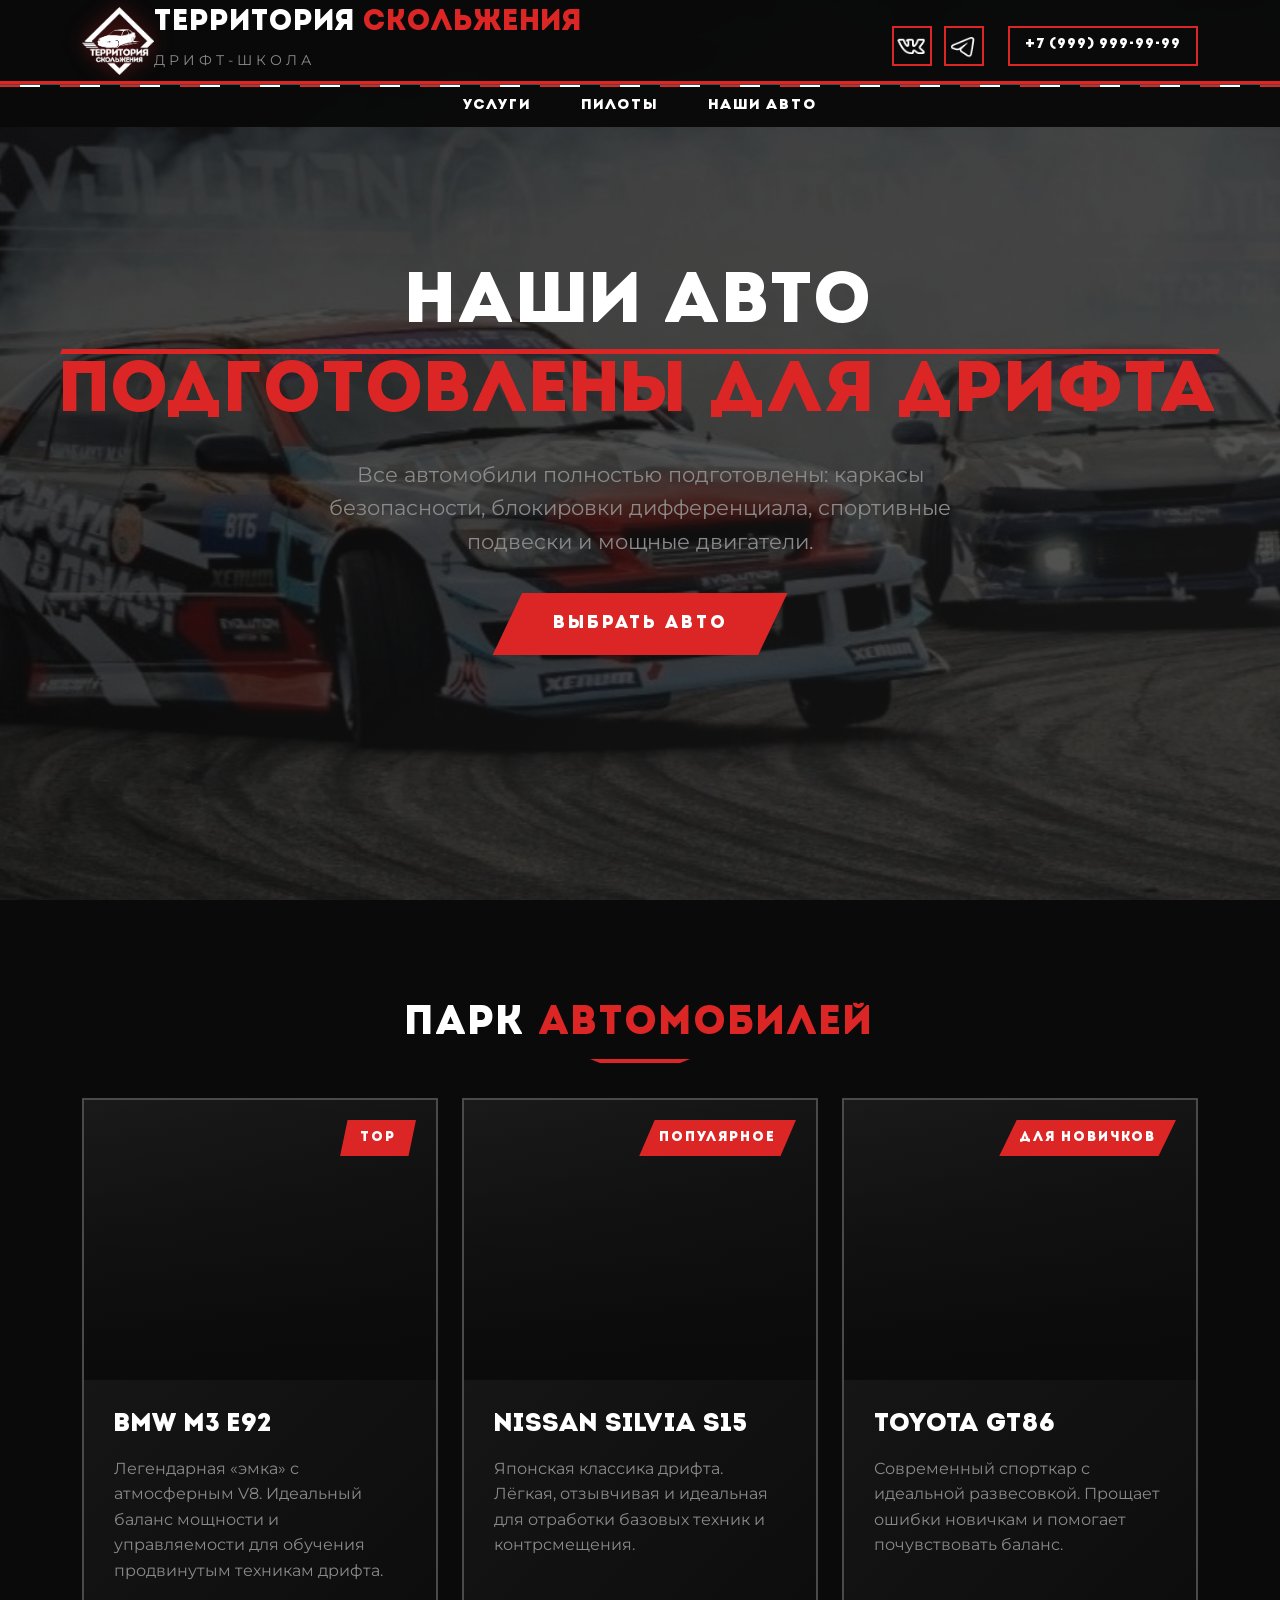
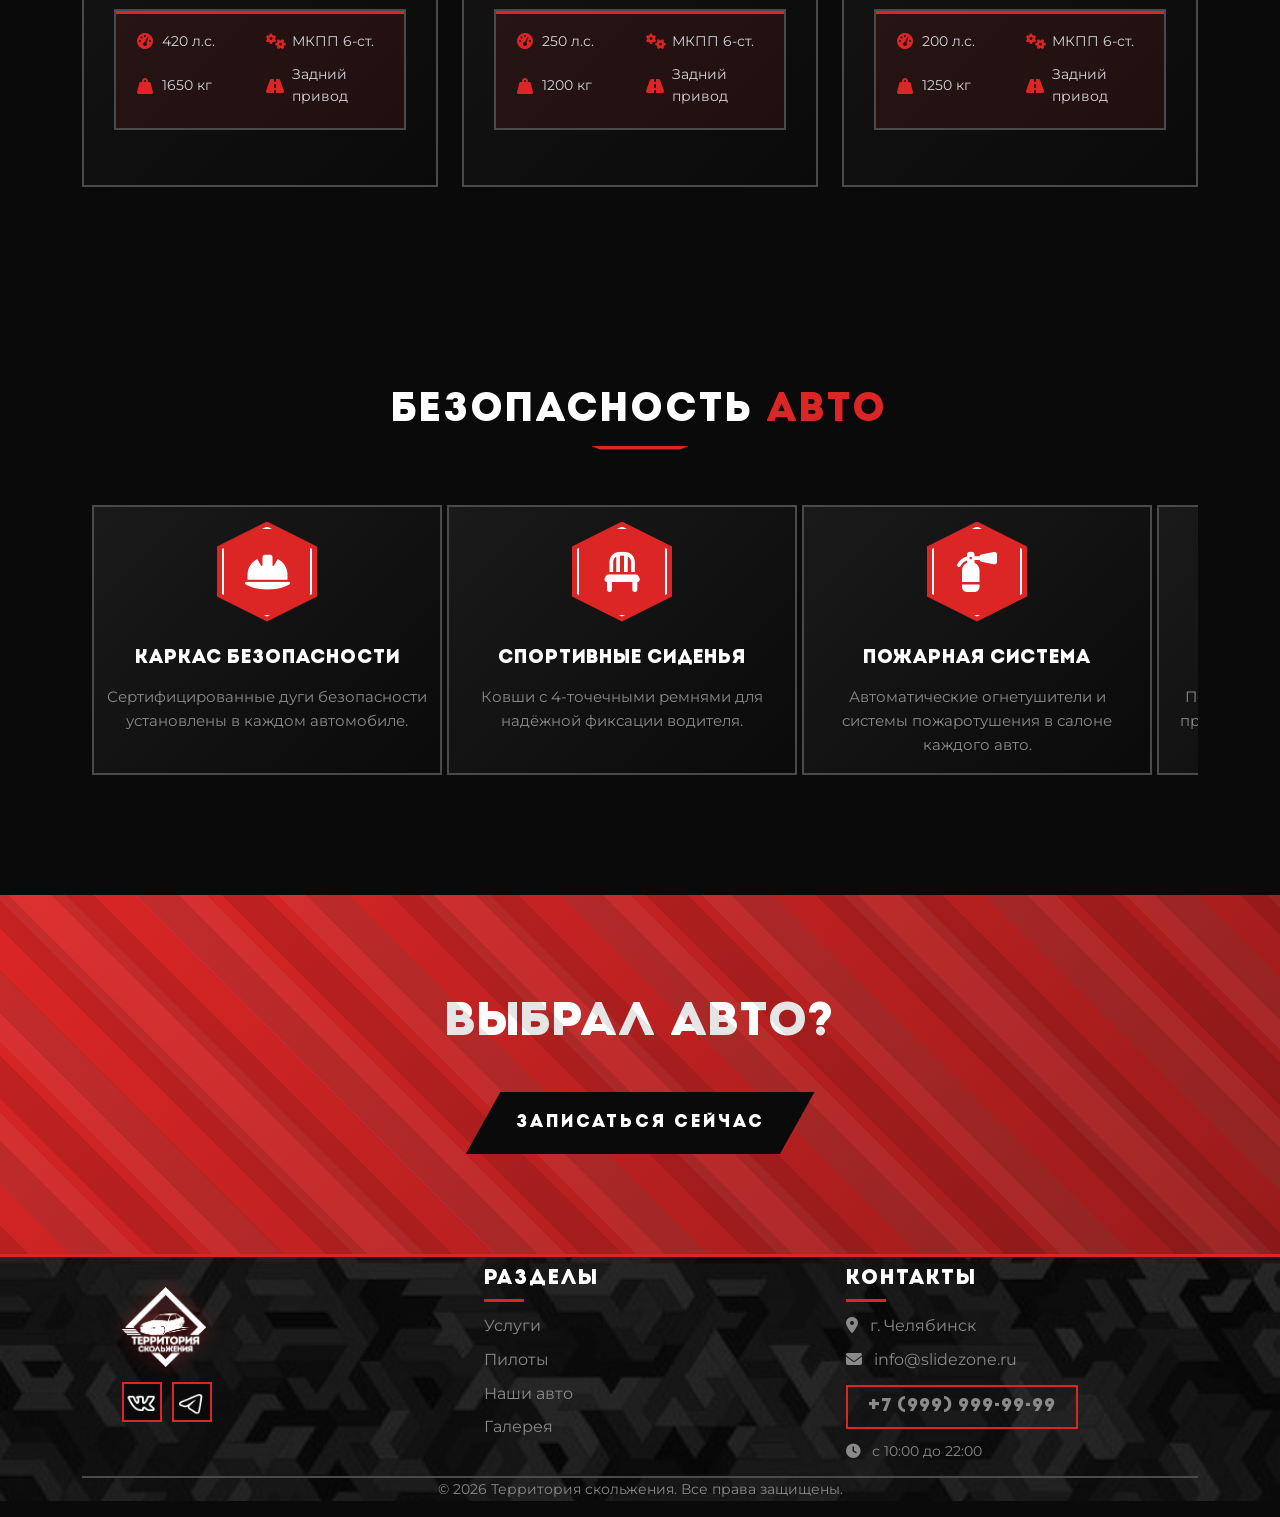
<file: cars.html>
<!-- cars.html -->
<!DOCTYPE html>
<html lang="ru">
  <head>
    <meta charset="utf-8" />
    <meta name="viewport" content="width=device-width, initial-scale=1" />
    <title>Наши авто — Территория скольжения</title>
    <link
      href="https://cdn.jsdelivr.net/npm/bootstrap@5.3.3/dist/css/bootstrap.min.css"
      rel="stylesheet"
    />
    <link
      rel="stylesheet"
      href="https://cdnjs.cloudflare.com/ajax/libs/font-awesome/6.4.0/css/all.min.css"
    />
    <link
      href="https://fonts.googleapis.com/css2?family=Montserrat:ital,wght@0,400;0,600;0,700;1,600&display=swap"
      rel="stylesheet"
    />
    <link rel="stylesheet" href="style.css" />
  </head>
  <body>
    <!-- NAVBAR WRAPPER -->
    <nav class="navbar-wrapper fixed-top">
      <div class="navbar-top-section" id="navbarTop">
        <div class="container">
          <div class="navbar-top">
            <a class="navbar-brand d-flex align-items-center" href="index.html">
              <img src="img/logo.png" alt="Logo" class="logo" />
              <div class="brand-text">
                Территория <span>скольжения</span> <br />
                <small>дрифт-школа</small>
              </div>
            </a>

            <div class="socials">
              <a
                href="https://vk.com/slidezone74"
                target="_blank"
                class="social-link"
                aria-label="VKontakte"
              >
                <img src="img/icons8-vk-50.png" class="soc" alt="VK" />
              </a>
              <a
                href="https://t.me/yourpage"
                target="_blank"
                class="social-link"
                aria-label="Telegram"
              >
                <img
                  src="img/icons8-телеграм-50.png"
                  class="soc"
                  alt="Telegram"
                />
              </a>
              <a href="tel:+79999999999" class="nav-phone header-phone"
                >+7 (999) 999-99-99</a
              >
            </div>
          </div>
        </div>
      </div>

      <div class="navbar-bottom-section" id="navbarBottom">
        <div class="container">
          <ul class="nav-bottom-list">
            <li class="nav-bottom-item">
              <a href="/services.html" class="nav-bottom-link">УСЛУГИ</a>
            </li>
            <li class="nav-bottom-item">
              <a href="#pilots" class="nav-bottom-link">ПИЛОТЫ</a>
            </li>
            <li class="nav-bottom-item">
              <a href="/cars.html" class="nav-bottom-link">НАШИ АВТО</a>
            </li>
          </ul>
        </div>
      </div>
    </nav>

    <!-- HERO SECTION -->
    <section class="hero">
      <div class="hero-content">
        <h1 class="hero-title">
          <span class="line-1">НАШИ АВТО</span>
          <span class="line-2">ПОДГОТОВЛЕНЫ ДЛЯ ДРИФТА</span>
        </h1>
        <p class="hero-subtitle">
          Все автомобили полностью подготовлены: каркасы безопасности,
          блокировки дифференциала, спортивные подвески и мощные двигатели.
        </p>
        <a href="#cars-list" class="btn-hero">Выбрать авто</a>
      </div>
    </section>

    <!-- CARS SECTION -->
    <section id="cars-list" class="section cars-section">
      <div class="container">
        <h2 class="section-title">ПАРК <span>АВТОМОБИЛЕЙ</span></h2>

        <div class="row g-4 justify-content-center">
          <div class="col-lg-4 col-md-6 col-sm-12">
            <div class="car-card">
              <div
                class="car-image"
                style="
                  background-image: url('https://images.unsplash.com/photo-1617788138017-80ad40651399?w=800&q=80');">
                <span class="car-badge">TOP</span>
              </div>
              <div class="car-body">
                <h3 class="car-title">BMW M3 E92</h3>
                <p class="car-description">
                  Легендарная «эмка» с атмосферным V8. Идеальный баланс мощности
                  и управляемости для обучения продвинутым техникам дрифта.
                </p>

                <div class="car-specs">
                  <div class="spec-item">
                    <i class="fas fa-tachometer-alt"></i>
                    <span>420 л.с.</span>
                  </div>
                  <div class="spec-item">
                    <i class="fas fa-cogs"></i>
                    <span>МКПП 6-ст.</span>
                  </div>
                  <div class="spec-item">
                    <i class="fas fa-weight-hanging"></i>
                    <span>1650 кг</span>
                  </div>
                  <div class="spec-item">
                    <i class="fas fa-road"></i>
                    <span>Задний привод</span>
                  </div>
                </div>
              </div>
            </div>
          </div>

          <div class="col-lg-4 col-md-6 col-sm-12">
            <div class="car-card">
              <div
                class="car-image"
                style="
                  background-image: url('https://images.unsplash.com/photo-1626846431159-9c6df5d8c8b2?w=800&q=80');">
                <span class="car-badge">ПОПУЛЯРНОЕ</span>
              </div>
              <div class="car-body">
                <h3 class="car-title">Nissan Silvia S15</h3>
                <p class="car-description">
                  Японская классика дрифта. Лёгкая, отзывчивая и идеальная для
                  отработки базовых техник и контрсмещения.
                </p>

                <div class="car-specs">
                  <div class="spec-item">
                    <i class="fas fa-tachometer-alt"></i>
                    <span>250 л.с.</span>
                  </div>
                  <div class="spec-item">
                    <i class="fas fa-cogs"></i>
                    <span>МКПП 6-ст.</span>
                  </div>
                  <div class="spec-item">
                    <i class="fas fa-weight-hanging"></i>
                    <span>1200 кг</span>
                  </div>
                  <div class="spec-item">
                    <i class="fas fa-road"></i>
                    <span>Задний привод</span>
                  </div>
                </div>
              </div>
            </div>
          </div>

          <div class="col-lg-4 col-md-6 col-sm-12">
            <div class="car-card">
              <div
                class="car-image"
                style="
                  background-image: url('https://images.unsplash.com/photo-1606344468650-54ba89c3f9d3?w=800&q=80');">
                <span class="car-badge">ДЛЯ НОВИЧКОВ</span>
              </div>
              <div class="car-body">
                <h3 class="car-title">Toyota GT86</h3>
                <p class="car-description">
                  Современный спорткар с идеальной развесовкой. Прощает ошибки
                  новичкам и помогает почувствовать баланс.
                </p>

                <div class="car-specs">
                  <div class="spec-item">
                    <i class="fas fa-tachometer-alt"></i>
                    <span>200 л.с.</span>
                  </div>
                  <div class="spec-item">
                    <i class="fas fa-cogs"></i>
                    <span>МКПП 6-ст.</span>
                  </div>
                  <div class="spec-item">
                    <i class="fas fa-weight-hanging"></i>
                    <span>1250 кг</span>
                  </div>
                  <div class="spec-item">
                    <i class="fas fa-road"></i>
                    <span>Задний привод</span>
                  </div>
                </div>
              </div>
            </div>
          </div>
        </div>
      </div>
    </section>

    <!-- SAFETY INFO -->
    <section class="section features-section">
      <div class="container">
        <h2 class="section-title">БЕЗОПАСНОСТЬ <span>АВТО</span></h2>
        
        <div class="horizontal-scroll-section">
          <div class="horizontal-scroll-wrapper">
            
            <div class="scroll-card">
              <div class="feature-item">
                <div class="feature-icon">
                  <i class="fas fa-hard-hat"></i>
                </div>
                <h3 class="feature-title">КАРКАС БЕЗОПАСНОСТИ</h3>
                <p class="feature-text">Сертифицированные дуги безопасности установлены в каждом автомобиле.</p>
              </div>
            </div>
    
            <div class="scroll-card">
              <div class="feature-item">
                <div class="feature-icon">
                  <i class="fas fa-chair"></i>
                </div>
                <h3 class="feature-title">СПОРТИВНЫЕ СИДЕНЬЯ</h3>
                <p class="feature-text">Ковши с 4-точечными ремнями для надёжной фиксации водителя.</p>
              </div>
            </div>
    
            <div class="scroll-card">
              <div class="feature-item">
                <div class="feature-icon">
                  <i class="fas fa-fire-extinguisher"></i>
                </div>
                <h3 class="feature-title">ПОЖАРНАЯ СИСТЕМА</h3>
                <p class="feature-text">Автоматические огнетушители и системы пожаротушения в салоне каждого авто.</p>
              </div>
            </div>
    
            <div class="scroll-card">
              <div class="feature-item">
                <div class="feature-icon">
                  <i class="fas fa-tools"></i>
                </div>
                <h3 class="feature-title">РЕГУЛЯРНОЕ ТО</h3>
                <p class="feature-text">Полное техническое обслуживание и проверка узлов после каждого заезда.</p>
              </div>
            </div>
    
          </div>
        </div>
      </div>
    </section>

    <!-- CTA SECTION -->
    <section class="cta">
      <div class="container">
        <h2>Выбрал авто?</h2>
        <a href="#offers" class="btn-cta">Записаться сейчас</a>
      </div>
    </section>

    <!-- FOOTER -->
    <footer>
      <div class="container">
        <div class="footer-content">
          <div class="footer-section">
            <img src="img/logo.png" alt="Логотип" class="footer-logo" />
            <div class="footer-socials">
              <a
                href="https://vk.com/slidezone74"
                target="_blank"
                class="social-link sl2"
                aria-label="VKontakte"
              >
                <img src="img/icons8-vk-50.png" class="soc sl2" />
              </a>
              <a
                href="https://t.me/yourpage"
                target="_blank"
                class="social-link sl2"
                aria-label="Telegram"
              >
                <img src="img/icons8-телеграм-50.png" class="soc sl2" />
              </a>
            </div>
          </div>

          <div class="footer-section">
            <h4>Разделы</h4>
            <p><a href="/services.html">Услуги</a></p>
            <p><a href="/index.html#pilots">Пилоты</a></p>
            <p><a href="/cars.html">Наши авто</a></p>
            <p><a href="#gallery">Галерея</a></p>
          </div>

          <div class="footer-section">
            <h4>Контакты</h4>
            <p><i class="fas fa-map-marker-alt me-2"></i> г. Челябинск</p>
            <p><i class="fas fa-envelope me-2"></i> info@slidezone.ru</p>
            <a href="tel:+79999999999" class="nav-phone footer-phone"
              >+7 (999) 999-99-99</a
            >
            <p class="clock">
              <i class="fas fa-clock me-2"></i> с 10:00 до 22:00
            </p>
          </div>
        </div>

        <div class="footer-bottom">
          <p>&copy; 2026 Территория скольжения. Все права защищены.</p>
        </div>
      </div>
    </footer>

    <script src="https://cdn.jsdelivr.net/npm/bootstrap@5.3.3/dist/js/bootstrap.bundle.min.js"></script>
    <script>
      let lastScroll = 0;
      const navbarTop = document.getElementById("navbarTop");

      window.addEventListener("scroll", () => {
        const currentScroll = window.pageYOffset;
        if (currentScroll > 100 && currentScroll > lastScroll) {
          navbarTop.classList.add("hidden");
        } else {
          navbarTop.classList.remove("hidden");
        }
        lastScroll = currentScroll;
      });

      document.querySelectorAll('a[href^="#"]').forEach((anchor) => {
        anchor.addEventListener("click", function (e) {
          e.preventDefault();
          const target = document.querySelector(this.getAttribute("href"));
          if (target) {
            target.scrollIntoView({ behavior: "smooth", block: "start" });
          }
        });
      });
    </script>
  </body>
</html>
</file>
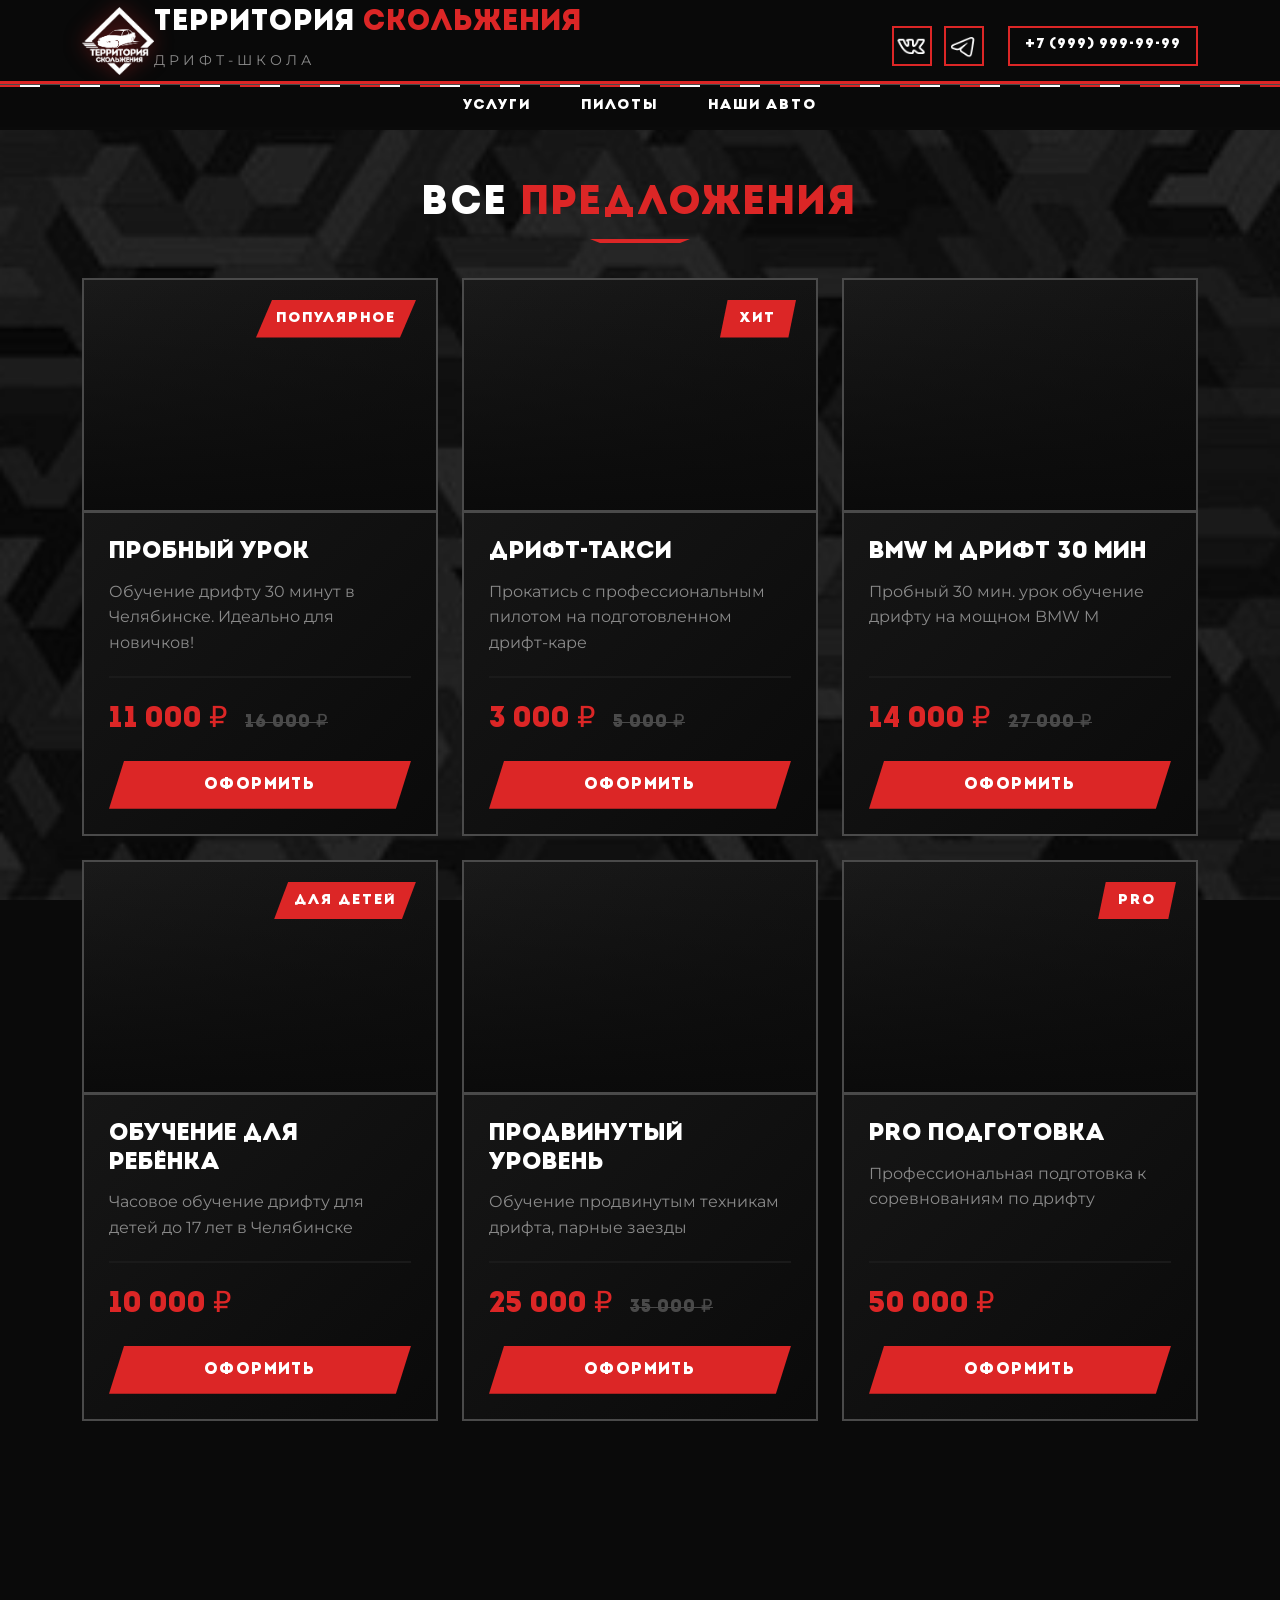
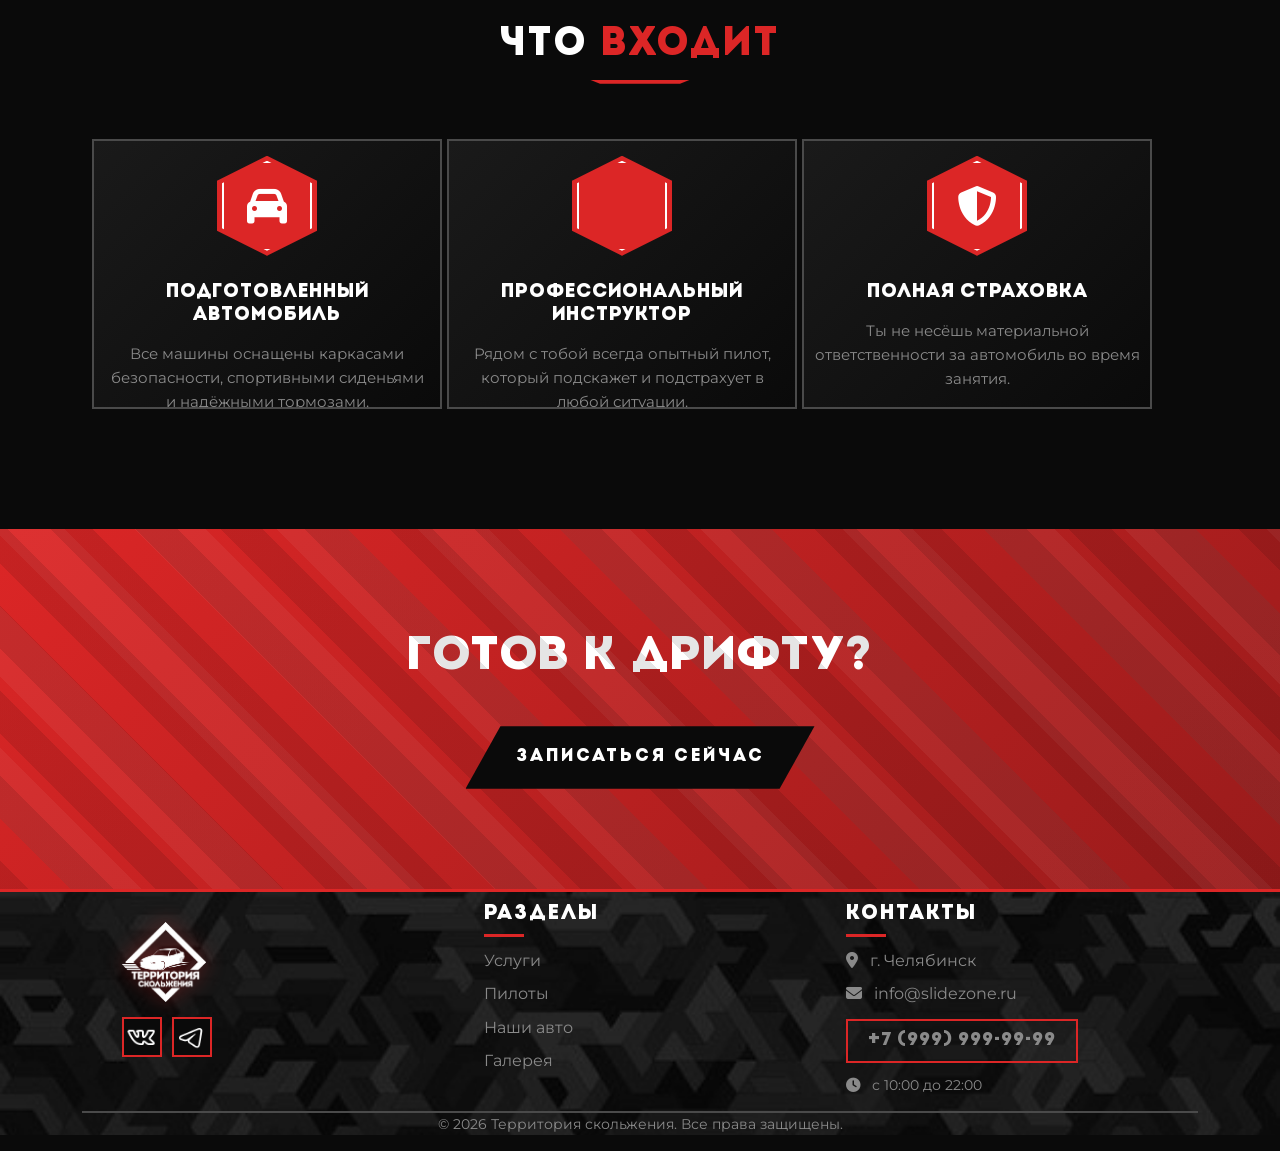
<file: services.html>
<!-- services.html -->
<!DOCTYPE html>
<html lang="ru">
  <head>
    <meta charset="utf-8" />
    <meta name="viewport" content="width=device-width, initial-scale=1" />
    <title>Услуги — Территория скольжения</title>
    <link
      href="https://cdn.jsdelivr.net/npm/bootstrap@5.3.3/dist/css/bootstrap.min.css"
      rel="stylesheet"
    />
    <link
      rel="stylesheet"
      href="https://cdnjs.cloudflare.com/ajax/libs/font-awesome/6.4.0/css/all.min.css"
    />
    <link
      href="https://fonts.googleapis.com/css2?family=Montserrat:ital,wght@0,400;0,600;0,700;1,600&display=swap"
      rel="stylesheet"
    />
    <link rel="stylesheet" href="style.css" />
  </head>
  <body>
    <!-- NAVBAR WRAPPER -->
    <nav class="navbar-wrapper fixed-top">
      <div class="navbar-top-section" id="navbarTop">
        <div class="container">
          <div class="navbar-top">
            <a class="navbar-brand d-flex align-items-center" href="index.html">
              <img src="img/logo.png" alt="Logo" class="logo" />
              <div class="brand-text">
                Территория <span>скольжения</span> <br />
                <small>дрифт-школа</small>
              </div>
            </a>

            <div class="socials">
              <a
                href="https://vk.com/slidezone74"
                target="_blank"
                class="social-link"
                aria-label="VKontakte"
              >
                <img src="img/icons8-vk-50.png" class="soc" alt="VK" />
              </a>
              <a
                href="https://t.me/yourpage"
                target="_blank"
                class="social-link"
                aria-label="Telegram"
              >
                <img
                  src="img/icons8-телеграм-50.png"
                  class="soc"
                  alt="Telegram"
                />
              </a>
              <a href="tel:+79999999999" class="nav-phone header-phone"
                >+7 (999) 999-99-99</a
              >
            </div>
          </div>
        </div>
      </div>

      <div class="navbar-bottom-section" id="navbarBottom">
        <div class="container">
          <ul class="nav-bottom-list">
            <li class="nav-bottom-item">
              <a href="/services.html" class="nav-bottom-link">УСЛУГИ</a>
            </li>
            <li class="nav-bottom-item">
              <a href="#pilots" class="nav-bottom-link">ПИЛОТЫ</a>
            </li>
            <li class="nav-bottom-item">
              <a href="/cars.html" class="nav-bottom-link">НАШИ АВТО</a>
            </li>
          </ul>
        </div>
      </div>
    </nav>
    <!-- SERVICES CARDS -->
    <section id="services" class="section offers-section">
      <div class="container">
        <h2 class="section-title title2">ВСЕ <span>ПРЕДЛОЖЕНИЯ</span></h2>

        <div class="row g-4">
          <div class="col-lg-4 col-md-6">
            <div class="offer-card">
              <div
                class="offer-image"
                style="
                  background-image: url('https://images.unsplash.com/photo-1611016736463-136487a1da2f?w=800&q=80');">
                <span class="offer-badge">ПОПУЛЯРНОЕ</span>
              </div>
              <div class="offer-body">
                <h3 class="offer-title">Пробный урок</h3>
                <p class="offer-description">
                  Обучение дрифту 30 минут в Челябинске. Идеально для новичков!
                </p>
                <div class="offer-footer">
                  <div class="offer-price">
                    11 000 ₽
                    <span class="old-price">16 000 ₽</span>
                  </div>
                  <button class="btn-offer">Оформить</button>
                </div>
              </div>
            </div>
          </div>

          <div class="col-lg-4 col-md-6">
            <div class="offer-card">
              <div
                class="offer-image"
                style="
                  background-image: url('https://images.unsplash.com/photo-1568605117036-5fe5e7bab0b7?w=800&q=80');">
                <span class="offer-badge">ХИТ</span>
              </div>
              <div class="offer-body">
                <h3 class="offer-title">Дрифт-такси</h3>
                <p class="offer-description">
                  Прокатись с профессиональным пилотом на подготовленном
                  дрифт-каре</p>
                <div class="offer-footer">
                  <div class="offer-price">
                    3 000 ₽
                    <span class="old-price">5 000 ₽</span>
                  </div>
                  <button class="btn-offer">Оформить</button>
                </div>
              </div>
            </div>
          </div>

          <div class="col-lg-4 col-md-6">
            <div class="offer-card">
              <div
                class="offer-image"
                style="
                  background-image: url('https://images.unsplash.com/photo-1492144534655-ae79c964c9d7?w=800&q=80');">
              </div>
              <div class="offer-body">
                <h3 class="offer-title">BMW M Дрифт 30 мин</h3>
                <p class="offer-description">
                  Пробный 30 мин. урок обучение дрифту на мощном BMW M
                </p>
                <div class="offer-footer">
                  <div class="offer-price">
                    14 000 ₽
                    <span class="old-price">27 000 ₽</span>
                  </div>
                  <button class="btn-offer">Оформить</button>
                </div>
              </div>
            </div>
          </div>

          <div class="col-lg-4 col-md-6">
            <div class="offer-card">
              <div
                class="offer-image"
                style="
                  background-image: url('https://images.unsplash.com/photo-1503376780353-7e6692767b70?w=800&q=80');">
                <span class="offer-badge">ДЛЯ ДЕТЕЙ</span>
              </div>
              <div class="offer-body">
                <h3 class="offer-title">Обучение для ребёнка</h3>
                <p class="offer-description">
                  Часовое обучение дрифту для детей до 17 лет в Челябинске
                </p>
                <div class="offer-footer">
                  <div class="offer-price">10 000 ₽</div>
                  <button class="btn-offer">Оформить</button>
                </div>
              </div>
            </div>
          </div>

          <div class="col-lg-4 col-md-6">
            <div class="offer-card">
              <div
                class="offer-image"
                style="
                  background-image: url('https://images.unsplash.com/photo-1552519507-da3b142c6e3d?w=800&q=80');">
            </div>
              <div class="offer-body">
                <h3 class="offer-title">Продвинутый уровень</h3>
                <p class="offer-description">
                  Обучение продвинутым техникам дрифта, парные заезды
                </p>
                <div class="offer-footer">
                  <div class="offer-price">
                    25 000 ₽
                    <span class="old-price">35 000 ₽</span>
                  </div>
                  <button class="btn-offer">Оформить</button>
                </div>
              </div>
            </div>
          </div>

          <div class="col-lg-4 col-md-6">
            <div class="offer-card">
              <div
                class="offer-image"
                style="
                  background-image: url('https://images.unsplash.com/photo-1618843479313-40f8afb4aa48?w=800&q=80');">
                <span class="offer-badge">PRO</span>
              </div>
              <div class="offer-body">
                <h3 class="offer-title">PRO подготовка</h3>
                <p class="offer-description">
                  Профессиональная подготовка к соревнованиям по дрифту
                </p>
                <div class="offer-footer">
                  <div class="offer-price">50 000 ₽</div>
                  <button class="btn-offer">Оформить</button>
                </div>
              </div>
            </div>
          </div>
        </div>
      </div>
    </section>

    <!-- FEATURES SECTION -->
    <section class="section features-section">
      <div class="container">
        <h2 class="section-title">ЧТО <span>ВХОДИТ</span></h2>
        
        <div class="horizontal-scroll-section">
          <div class="horizontal-scroll-wrapper">
            
            <div class="scroll-card">
              <div class="feature-item">
                <div class="feature-icon">
                  <i class="fas fa-car"></i>
                </div>
                <h3 class="feature-title">ПОДГОТОВЛЕННЫЙ АВТОМОБИЛЬ</h3>
                <p class="feature-text">Все машины оснащены каркасами безопасности, спортивными сиденьями и надёжными тормозами.</p>
              </div>
            </div>
    
            <div class="scroll-card">
              <div class="feature-item">
                <div class="feature-icon">
                  <i class="fas fa-user-instructor"></i>
                </div>
                <h3 class="feature-title">ПРОФЕССИОНАЛЬНЫЙ ИНСТРУКТОР</h3>
                <p class="feature-text">Рядом с тобой всегда опытный пилот, который подскажет и подстрахует в любой ситуации.</p>
              </div>
            </div>
    
            <div class="scroll-card">
              <div class="feature-item">
                <div class="feature-icon">
                  <i class="fas fa-shield-alt"></i>
                </div>
                <h3 class="feature-title">ПОЛНАЯ СТРАХОВКА</h3>
                <p class="feature-text">Ты не несёшь материальной ответственности за автомобиль во время занятия.</p>
              </div>
            </div>
    
          </div>
        </div>
      </div>
    </section>

    <!-- CTA SECTION -->
    <section class="cta">
      <div class="container">
        <h2>Готов к дрифту?</h2>
        <a href="#offers" class="btn-cta">Записаться сейчас</a>
      </div>
    </section>

    <!-- FOOTER -->
    <footer>
      <div class="container">
        <div class="footer-content">
          <div class="footer-section">
            <img src="img/logo.png" alt="Логотип" class="footer-logo" />
            <div class="footer-socials">
              <a
                href="https://vk.com/slidezone74"
                target="_blank"
                class="social-link sl2"
                aria-label="VKontakte"
              >
                <img src="img/icons8-vk-50.png" class="soc sl2" />
              </a>
              <a
                href="https://t.me/yourpage"
                target="_blank"
                class="social-link sl2"
                aria-label="Telegram"
              >
                <img src="img/icons8-телеграм-50.png" class="soc sl2" />
              </a>
            </div>
          </div>

          <div class="footer-section">
            <h4>Разделы</h4>
            <p><a href="/services.html">Услуги</a></p>
            <p><a href="/index.html#pilots">Пилоты</a></p>
            <p><a href="/cars.html">Наши авто</a></p>
            <p><a href="#gallery">Галерея</a></p>
          </div>

          <div class="footer-section">
            <h4>Контакты</h4>
            <p><i class="fas fa-map-marker-alt me-2"></i> г. Челябинск</p>
            <p><i class="fas fa-envelope me-2"></i> info@slidezone.ru</p>
            <a href="tel:+79999999999" class="nav-phone footer-phone"
              >+7 (999) 999-99-99</a
            >
            <p class="clock">
              <i class="fas fa-clock me-2"></i> с 10:00 до 22:00
            </p>
          </div>
        </div>

        <div class="footer-bottom">
          <p>&copy; 2026 Территория скольжения. Все права защищены.</p>
        </div>
      </div>
    </footer>

    <script src="https://cdn.jsdelivr.net/npm/bootstrap@5.3.3/dist/js/bootstrap.bundle.min.js"></script>
    <script>
      let lastScroll = 0;
      const navbarTop = document.getElementById("navbarTop");

      window.addEventListener("scroll", () => {
        const currentScroll = window.pageYOffset;
        if (currentScroll > 100 && currentScroll > lastScroll) {
          navbarTop.classList.add("hidden");
        } else {
          navbarTop.classList.remove("hidden");
        }
        lastScroll = currentScroll;
      });

      document.querySelectorAll('a[href^="#"]').forEach((anchor) => {
        anchor.addEventListener("click", function (e) {
          e.preventDefault();
          const target = document.querySelector(this.getAttribute("href"));
          if (target) {
            target.scrollIntoView({ behavior: "smooth", block: "start" });
          }
        });
      });
    </script>
  </body>
</html>
</file>
<file: style.css>
@font-face {
  font-family: 'Intro Friday';
  src: url('fonts/IntroFriday.ttf') format('truetype');
  font-weight: 400;
  font-style: normal;
  font-display: swap;
}

* {
  margin: 0;
  padding: 0;
  box-sizing: border-box;
}

html {
  scroll-behavior: smooth;
}

body {
  font-family: 'Montserrat', sans-serif;
  background: #0a0a0a;
  color: #fff;
  overflow-x: hidden;
  padding-top: 130px;
}

:root {
  --primary-red: #dc2626;
  --bright-red: #ef4444;
  --dark-red: #991b1b;
  --black: #0a0a0a;
  --dark-gray: #1a1a1a;
  --medium-gray: #4a4a4a;
  --light-gray: #8a8a8a;
  --white: #ffffff;
  --silver: #d1d5db;
  
  --font-main: 'Montserrat', sans-serif;
  --font-accent: 'Intro Friday', sans-serif;
}

/* --- NAVBAR WRAPPER --- */
.navbar-wrapper {
  z-index: 1000;
}

/* --- TOP NAVBAR --- */
.navbar-top-section {
  background: rgba(10, 10, 10, 0.98);
  backdrop-filter: blur(10px);
  padding: 6px 0;
  border-bottom: 3px solid var(--primary-red);
  transition: all 0.7s ease; 
  overflow: hidden;
  max-height: 100px; 
  opacity: 1;
  position: relative;
}

.navbar-top-section::after {
  content: '';
  position: absolute;
  bottom: -3px;
  left: 0;
  width: 100%;
  height: 3px;
}

.navbar-top-section.hidden {
  max-height: 0;
  opacity: 0;
  padding: 0 !important;
  border: none;
}

.navbar-top {
  display: flex;
  justify-content: space-between;
  align-items: center;
}

.logo {
  height: 68px;
  filter: drop-shadow(0 0 10px rgba(220, 38, 38, 0.5));
}

.navbar-brand {
  font-family: var(--font-accent);
  font-size: 1.8rem;
  line-height: 1.2;
  color: #fff !important;
  text-decoration: none;
  font-weight: 400;
  text-transform: uppercase;
  letter-spacing: 2px;
}

.navbar-brand:hover { opacity: 0.9; }
.navbar-brand span { 
  font-style: normal;
  font-weight: 400;
  color: var(--primary-red);
}
.navbar-brand small { 
  font-size: 0.9rem; 
  letter-spacing: 4px; 
  color: var(--light-gray);
  text-transform: uppercase;
  font-family: var(--font-main);
}

/* --- BOTTOM NAVBAR --- */
.navbar-bottom-section {
  background: rgba(10, 10, 10, 0.98);
  backdrop-filter: blur(10px);
  border-top: 1px solid var(--medium-gray);
  padding: 5px 0;
  transition: all 0.4s ease;
  position: relative;
}

.navbar-bottom-section::before {
  content: '';
  position: absolute;
  top: 0;
  left: 0;
  width: 100%;
  height: 2px;
  background: repeating-linear-gradient(
    90deg,
    var(--primary-red),
    var(--primary-red) 20px,
    var(--white) 20px,
    var(--white) 40px,
    var(--black) 40px,
    var(--black) 60px
  );
}

.navbar-top-section.hidden + .navbar-bottom-section {
  padding: 10px 0;
  box-shadow: 0 2px 20px rgba(0, 0, 0, 0.8);
}

.nav-bottom-list {
  display: flex;
  gap: 50px;
  list-style: none;
  margin: 0;
  padding: 0;
  justify-content: center;
}

.nav-bottom-link {
  font-family: var(--font-accent);
  color: #fff;
  text-decoration: none;
  font-size: 0.9rem;
  font-weight: 400;
  letter-spacing: 2px;
  padding: 5px 0;
  display: inline-block;
  transition: all 0.3s ease;
  position: relative;
  text-transform: uppercase;
}

.nav-bottom-link::after {
  content: '';
  position: absolute;
  bottom: 0;
  left: 0;
  width: 0;
  height: 3px;
  background: var(--primary-red);
  transition: width 0.3s ease;
}

.nav-bottom-link:hover { 
  color: var(--primary-red); 
  transform: translateY(-2px); 
}
.nav-bottom-link:hover::after { 
  width: 100%; 
}
.nav-bottom-link:focus { 
  outline: none; 
  color: var(--bright-red); 
}

/* --- SOCIALS --- */
.socials { display: flex; gap: 12px; }
.social-link {
  display: inline-flex;
  align-items: center;
  justify-content: center;
  margin-top: 10px;
  width: 40px;
  height: 40px;
  border-radius: 0;
  background: var(--black);
  border: 2px solid var(--primary-red);
  transition: all 0.3s ease;
  position: relative;
  overflow: hidden;
}

.social-link::before {
  content: '';
  position: absolute;
  top: 0;
  left: -100%;
  width: 100%;
  height: 100%;
  background: var(--primary-red);
  transition: left 0.3s ease;
  z-index: 0;
}

.social-link:hover::before {
  left: 0;
}

.soc {
  height: 35px;
  width: auto;
  filter: brightness(0) invert(1);
  transition: all 0.3s ease;
  position: relative;
  z-index: 1;
}

.social-link:hover {
  border-color: var(--white);
  transform: translateY(-3px) scale(1.1);
  box-shadow: 0 5px 20px rgba(220, 38, 38, 0.6);
}

.social-link:hover .soc {
  filter: brightness(0) invert(1);
}

.nav-phone { 
  font-family: var(--font-accent);
  display: inline-flex;
  align-items: center;
  justify-content: center;
  height: 40px;
  padding: 0 15px;
  margin: 0;
  margin-left: 12px;
  background: transparent;
  border: 2px solid var(--primary-red);
  border-radius: 0; 
  color: var(--white); 
  font-size: 0.85rem;
  font-weight: 400;
  text-transform: uppercase;
  letter-spacing: 1px;
  text-decoration: none;
  position: relative;
  overflow: hidden;
  transition: all 0.3s ease;
  z-index: 1; 
}

.nav-phone::before {
  content: '';
  position: absolute;
  top: 0;
  left: -100%;
  width: 100%;
  height: 100%;
  background: var(--primary-red);
  transition: left 0.3s ease;
  z-index: -10;
}

.nav-phone:hover::before {
  left: 0;
}

.nav-phone:hover { 
  color: var(--white) !important;
  border-color: var(--white); 
  transform: translateY(-3px) scale(1.05);
  box-shadow: 0 5px 20px rgba(220, 38, 38, 0.6);
}

.header-phone {
  margin-top: 10px;
}

/* --- HERO --- */
.hero {
  min-height: 100vh;
  display: flex;
  align-items: center;
  justify-content: center;
  position: relative;
  background: linear-gradient(135deg, #0a0a0a 0%, #1a1a1a 50%, #2a2a2a 100%);
  overflow: hidden;
  margin-top: -130px; /* Компенсация padding-top body */
  padding-top: 130px; /* Отступ сверху чтобы не перекрывался navbar */
}

.hero::before {
  content: '';
  position: absolute;
  top: 0; left: 0; right: 0; bottom: 0;
  background: url('img/baner.jpg') center/cover;
  opacity: 0.4;
  z-index: 0;
}

.hero::after {
  content: '';
  position: absolute;
  top: 0; left: 0; right: 0; bottom: 0;
  background: rgba(10, 10, 10, 0.3);
  z-index: 1;
  pointer-events: none;
}

.hero-content { 
  position: relative; 
  z-index: 2; 
  text-align: center; 
  padding: 80px 40px; 
}

.hero-title {
  font-family: var(--font-accent);
  font-size: 5rem;
  font-weight: 400;
  line-height: 1.1;
  margin-bottom: 25px;
  text-transform: uppercase;
  letter-spacing: 5px;
  animation: fadeInUp 1s ease;
  position: relative;
}

.hero-title .line-1 {
  display: block;
  color: var(--white);
  position: relative;
  margin-bottom: 10px;
} 

.hero-title .line-1::after {
  content: '';
  position: absolute;
  bottom: -10px;
  left: 0;
  width: 100%;
  height: 5px;
  background: var(--primary-red);
  transform: skewX(-20deg);
}

.hero-title .line-2 {
  display: block;
  color: var(--primary-red);
  font-style: normal;
  font-weight: 400;
}

.hero-subtitle {
  font-size: 1.3rem;
  color: var(--light-gray);
  margin-bottom: 35px;
  max-width: 700px;
  margin-left: auto;
  margin-right: auto;
  animation: fadeInUp 1s ease 0.2s backwards;
  line-height: 1.6;
}

.btn-hero {
  font-family: var(--font-accent);
  background: var(--primary-red);
  border: none;
  padding: 18px 60px;
  font-size: 1.1rem;
  font-weight: 400;
  letter-spacing: 3px;
  text-transform: uppercase;
  color: var(--white);
  border-radius: 0;
  transition: all 0.3s ease;
  animation: fadeInUp 1s ease 0.4s backwards;
  text-decoration: none;
  display: inline-block;
  margin-bottom: 110px;
  position: relative;
  clip-path: polygon(10% 0, 100% 0, 90% 100%, 0% 100%);
}

.btn-hero::before {
  content: '';
  position: absolute;
  top: 0;
  left: -100%;
  width: 100%;
  height: 100%;
  background: linear-gradient(90deg, transparent, rgba(255,255,255,0.3), transparent);
  transition: left 0.5s ease;
} 

.btn-hero:hover::before {
  left: 100%;
}

.btn-hero:hover { 
  transform: translateY(-5px) scale(1.05); 
  background: var(--bright-red);
}

@keyframes fadeInUp {
  from { opacity: 0; transform: translateY(30px); }
  to { opacity: 1; transform: translateY(0); }
}

/* --- SECTIONS --- */
.section { 
  padding: 100px 0; 
  position: relative; 
}

.section::before {
  display: none;
}

.section-title {
  font-family: var(--font-accent);
  font-size: 2.8rem;
  font-weight: 400;
  text-align: center;
  margin-bottom: 50px;
  text-transform: uppercase;
  letter-spacing: 4px;
  position: relative;
}

.section-title::after {
  content: '';
  position: absolute;
  bottom: -15px;
  left: 50%;
  transform: translateX(-50%);
  width: 100px;
  height: 4px;
  background: var(--primary-red);
  clip-path: polygon(0 0, 100% 0, 90% 100%, 10% 100%);
}

.title2 {
  margin-top: -50px;
}

.section-title span {
  color: var(--primary-red);
  position: relative;
}

/* --- SCROLL STRIP --- */
.scroll-strip-section { 
  background: var(--black); 
  padding: 60px 0; 
  overflow: hidden;
  border-top: 3px solid var(--primary-red);
  border-bottom: 3px solid var(--primary-red);
  position: relative;
}

.scroll-strip-section::before {
  content: '';
  position: absolute;
  top: 3px;
  left: 0;
  width: 100%;
  height: 2px;
  background: repeating-linear-gradient(
    90deg,
    var(--white),
    var(--white) 30px,
    var(--black) 30px,
    var(--black) 60px
  );
}

.scroll-strip-container { 
  max-width: 1200px; 
  margin: 0 auto; 
  position: relative; 
  padding: 0 30px; 
}

.scroll-strip-wrapper { 
  overflow: hidden; 
  border-radius: 0;
  background: var(--dark-gray);
  border: 2px solid var(--medium-gray);
  position: relative;
}

.scroll-strip { 
  display: flex; 
  animation: scrollLeft 30s linear infinite; 
  width: fit-content; 
}

.scroll-strip:hover { 
  animation-play-state: paused; 
}

.scroll-item {
  flex-shrink: 0;
  padding: 30px 50px;
  text-align: center;
  border-right: 2px solid var(--medium-gray);
  min-width: 400px;
  position: relative;
  background: linear-gradient(135deg, var(--dark-gray) 0%, var(--black) 100%);
}

.scroll-item:nth-child(even) {
  background: linear-gradient(135deg, var(--black) 0%, var(--dark-gray) 100%);
}

.scroll-item::before {
  content: '';
  position: absolute;
  top: 0;
  left: 0;
  width: 100%;
  height: 3px;
  background: var(--primary-red);
  transform: scaleX(0);
  transition: transform 0.3s ease;
}

.scroll-item:hover::before {
  transform: scaleX(1);
}

.scroll-item i { 
  font-size: 2.5rem; 
  color: var(--primary-red); 
  margin-bottom: 15px;
}

.scroll-item h4 { 
  font-family: var(--font-accent);
  font-size: 1.2rem; 
  margin-bottom: 10px; 
  color: var(--white);
  font-weight: 400;
  text-transform: uppercase;
  letter-spacing: 1px;
}

.scroll-item p { 
  color: var(--light-gray); 
  margin: 0; 
  font-size: 0.95rem; 
  line-height: 1.5;
}

@keyframes scrollLeft { 
  0% { transform: translateX(0); } 
  100% { transform: translateX(-50%); } 
}

/* --- HORIZONTAL SCROLL SECTIONS --- */
.horizontal-scroll-section {
  overflow: hidden;
  padding: 0;
}

.horizontal-scroll-wrapper {
  display: flex;
  gap: 5px;
  overflow-x: auto;
  scroll-behavior: smooth;
  -webkit-overflow-scrolling: touch;
  scrollbar-width: thin;
  scrollbar-color: var(--primary-red) var(--dark-gray);
  padding: 20px 10px;
}

.horizontal-scroll-wrapper::-webkit-scrollbar {
  height: 8px;
}

.horizontal-scroll-wrapper::-webkit-scrollbar-track {
  background: var(--dark-gray);
  border-radius: 0;
}

.horizontal-scroll-wrapper::-webkit-scrollbar-thumb {
  background: var(--primary-red);
  border-radius: 0;
}

.horizontal-scroll-wrapper::-webkit-scrollbar-thumb:hover {
  background: var(--bright-red);
}

.scroll-card {
  flex: 0 0 auto;
  width: 350px;
}

/* --- OFFERS --- */
.offers-section { 
  background: var(--black);
  background-image: url('img/pattern.jpg');
  background-size: cover;
  background-position: center;
  background-attachment: fixed;
}

.offer-card {
  background: linear-gradient(135deg, var(--dark-gray) 0%, var(--black) 100%);
  border-radius: 0;
  overflow: hidden;
  border: 2px solid var(--medium-gray);
  transition: all 0.3s ease;
  height: 100%;
  display: flex;
  flex-direction: column;
  position: relative;
}

.offer-card::before {
  content: '';
  position: absolute;
  top: 0;
  left: 0;
  width: 100%;
  height: 5px;
  background: var(--primary-red);
  transform: scaleX(0);
  transition: transform 0.3s ease;
}

.offer-card:hover::before {
  transform: scaleX(1);
}

.offer-card:hover { 
  transform: translateY(-15px); 
  border-color: var(--primary-red); 
  box-shadow: 
    0 20px 40px rgba(220, 38, 38, 0.3),
    0 0 0 1px var(--primary-red);
}

.offer-image {
  height: 230px; 
  background-size: cover; 
  background-position: center;
  position: relative; 
  overflow: hidden; 
  transition: transform 0.5s ease;
  flex-shrink: 0;
}

.offer-image::after {
  content: ''; 
  position: absolute; 
  top: 0; 
  left: 0; 
  right: 0; 
  bottom: 0;
  background: linear-gradient(to bottom, 
    transparent 0%, 
    rgba(10, 10, 10, 0.95) 100%);
}

.offer-image::before {
  display: none;
}

.offer-card:hover .offer-image::before {
  opacity: 1;
}

.offer-card:hover .offer-image { 
  transform: scale(1.1); 
}

.offer-badge {
  font-family: var(--font-accent);
  position: absolute; 
  top: 20px; 
  right: 20px;
  background: var(--primary-red);
  padding: 8px 20px; 
  border-radius: 0;
  font-weight: 400;
  font-size: 0.9rem; 
  z-index: 2;
  text-transform: uppercase;
  letter-spacing: 2px;
  clip-path: polygon(10% 0, 100% 0, 90% 100%, 0% 100%);
}

.offer-body { 
  padding: 25px; 
  position: relative; 
  display: flex;
  flex-direction: column;
  flex: 1;
  border-top: 3px solid var(--medium-gray);
}

.offer-card:hover .offer-body {
  border-top-color: var(--primary-red);
}

.offer-title { 
  font-family: var(--font-accent);
  font-size: 1.5rem; 
  margin-bottom: 12px; 
  color: var(--white);
  font-weight: 400;
  text-transform: uppercase;
  letter-spacing: 1px;
}

.offer-description { 
  color: var(--light-gray); 
  margin-bottom: 20px; 
  line-height: 1.6; 
  flex-grow: 1;
}

.offer-price { 
  font-family: var(--font-accent);
  font-size: 1.8rem; 
  font-weight: 400;
  color: var(--primary-red); 
  margin-bottom: 20px;
  text-transform: uppercase;
  letter-spacing: 1px;
}

.offer-price .old-price { 
  font-size: 1.1rem; 
  color: var(--medium-gray); 
  text-decoration: line-through; 
  margin-left: 10px; 
}

.offer-footer {
  margin-top: auto; 
  padding-top: 20px;
  border-top: 2px solid var(--dark-gray);
}

.btn-offer {
  font-family: var(--font-accent);
  width: 100%; 
  background: var(--primary-red);
  border: none; 
  padding: 12px; 
  border-radius: 0;
  color: var(--white); 
  font-weight: 400;
  transition: all 0.3s ease; 
  text-transform: uppercase; 
  letter-spacing: 2px;
  position: relative;
  overflow: hidden;
  clip-path: polygon(5% 0, 100% 0, 95% 100%, 0% 100%);
}

.btn-offer::before {
  content: '';
  position: absolute;
  top: 0;
  left: -100%;
  width: 100%;
  height: 100%;
  background: linear-gradient(90deg, transparent, rgba(255,255,255,0.3), transparent);
  transition: left 0.5s ease;
}

.btn-offer:hover::before {
  left: 100%;
}

.btn-offer:hover { 
  transform: scale(1.05); 
  box-shadow: 0 5px 20px rgba(220, 38, 38, 0.6);
  background: var(--bright-red);
}

/* --- PILOTS --- */
.pilots-section { 
  background: linear-gradient(135deg, var(--black) 0%, var(--dark-gray) 100%);
  background-image: url('img/pattern.jpg');
  background-size: cover;
  background-position: center;
  background-attachment: fixed;
}

.pilot-card { 
  text-align: center; 
  padding: 15px;
  background: linear-gradient(135deg, var(--dark-gray) 0%, var(--black) 100%);
  border-radius: 0;
  border: 2px solid var(--medium-gray);
  transition: all 0.3s ease; 
  height: 100%;
  position: relative;
  overflow: hidden;
}

.pilot-card::before {
  content: '';
  position: absolute;
  top: 0;
  left: 0;
  width: 100%;
  height: 4px;
  background: var(--primary-red);
  transform: scaleX(0);
  transition: transform 0.3s ease;
}

.pilot-card:hover::before {
  transform: scaleX(1);
}

.pilot-card:hover { 
  transform: translateY(-10px); 
  border-color: var(--primary-red);
  box-shadow: 0 15px 30px rgba(220, 38, 38, 0.3);
}

.pilot-photo {
  width: 200px; 
  height: 200px; 
  border-radius: 0;
  margin: 0 auto 25px;
  overflow: hidden; 
  border: 3px solid var(--primary-red);
  box-shadow: 0 10px 30px rgba(220, 38, 38, 0.3);
  position: relative;
}

.pilot-photo::after {
  display: none;
}

.pilot-photo img { 
  width: 100%; 
  height: 100%; 
  object-fit: cover; 
}

.pilot-name { 
  font-family: var(--font-accent);
  font-size: 1.5rem; 
  font-weight: 400;
  margin-bottom: 10px; 
  color: var(--white);
  text-transform: uppercase;
  letter-spacing: 1px;
}

.pilot-role { 
  color: var(--primary-red); 
  font-weight: 400;
  margin-bottom: 10px; 
  font-size: 0.95rem;
  text-transform: uppercase;
  letter-spacing: 1px;
}

.pilot-bio { 
  color: var(--light-gray); 
  line-height: 1.6; 
  font-size: 0.95rem; 
  margin-bottom: 0;
}

/* --- FEATURES --- */
.features-section { 
  background: var(--black);
  background-image: url('img/pattern.jpg');
  background-size: cover;
  background-position: center;
  background-attachment: fixed;
}

.features-grid { 
  display: grid; 
  grid-template-columns: repeat(auto-fit, minmax(250px, 1fr)); 
  gap: 40px; 
  max-width: 1200px; 
  margin: 0 auto; 
}

.feature-item {
  text-align: center; 
  padding: 15px 10px !important;
  background: linear-gradient(135deg, var(--dark-gray) 0%, var(--black) 100%);
  border-radius: 0;
  border: 2px solid var(--medium-gray);
  transition: all 0.3s ease;
  position: relative;
  overflow: hidden;
  height: 270px;
}

.feature-item::before {
  display: none;
}

.feature-item:hover { 
  transform: translateY(-10px); 
  border-color: var(--primary-red);
  box-shadow: 0 15px 30px rgba(220, 38, 38, 0.3);
}

.feature-icon {
  width: 100px; 
  height: 100px; 
  border-radius: 0;
  background: var(--primary-red);
  display: flex; 
  align-items: center; 
  justify-content: center; 
  margin: 0 auto 25px;
  font-size: 2.5rem; 
  color: var(--white);
  box-shadow: 0 10px 30px rgba(220, 38, 38, 0.4);
  position: relative;
  clip-path: polygon(50% 0%, 100% 25%, 100% 75%, 50% 100%, 0% 75%, 0% 25%);
}

.feature-icon::after {
  content: '';
  position: absolute;
  top: 5px;
  left: 5px;
  right: 5px;
  bottom: 5px;
  border: 2px solid var(--white);
  clip-path: polygon(50% 0%, 100% 25%, 100% 75%, 50% 100%, 0% 75%, 0% 25%);
}

.feature-title { 
  font-family: var(--font-accent);
  font-size: 1.2rem; 
  font-weight: 400;
  margin-bottom: 15px; 
  color: var(--white);
  text-transform: uppercase;
  letter-spacing: 1px;
}

.feature-text { 
  color: var(--light-gray); 
  line-height: 1.6; 
  font-size: 0.95rem; 
  margin-bottom: 0;
}

/* --- GALLERY --- */
.gallery-section { 
  background: linear-gradient(135deg, var(--dark-gray) 0%, var(--black) 100%);
  background-image: url('img/pattern.jpg');
  background-size: cover;
  background-position: center;
  background-attachment: fixed;
}

.gallery-container { 
  position: relative; 
  max-width: 1400px; 
  margin: 0 auto; 
  padding: 0 50px; 
}

.gallery-slider { 
  overflow: hidden; 
  border-radius: 0;
  border: 3px solid var(--primary-red);
  position: relative;
}

.gallery-track { 
  display: flex; 
  transition: transform 0.5s ease; 
}

.gallery-item { 
  min-width: 100%; 
  height: 500px; 
  position: relative; 
  overflow: hidden; 
}

.gallery-item img, 
.gallery-item video { 
  width: 100%; 
  height: 100%; 
  object-fit: cover; 
}

.gallery-item::after {
  display: none;
}

.gallery-nav {
  position: absolute; 
  top: 50%; 
  transform: translateY(-50%);
  width: 50px; 
  height: 50px; 
  background: var(--primary-red);
  border-radius: 0;
  display: flex; 
  align-items: center; 
  justify-content: center;
  cursor: pointer; 
  transition: all 0.3s ease; 
  z-index: 10; 
  border: none; 
  color: var(--white);
  font-size: 1.2rem;
  clip-path: polygon(20% 0%, 100% 0%, 80% 100%, 0% 100%);
}

.gallery-nav:hover { 
  background: var(--bright-red); 
  transform: translateY(-50%) scale(1.1); 
  box-shadow: 0 5px 20px rgba(220, 38, 38, 0.6);
}

.gallery-nav.prev { left: -10px; }
.gallery-nav.next { right: -10px; }

.gallery-dots { 
  display: flex; 
  justify-content: center; 
  gap: 10px; 
  margin-top: 30px; 
}

.gallery-dot { 
  width: 15px; 
  height: 15px; 
  border-radius: 0;
  background: var(--medium-gray); 
  cursor: pointer; 
  transition: all 0.3s ease;
  clip-path: polygon(50% 0%, 100% 50%, 50% 100%, 0% 50%);
}

.gallery-dot.active { 
  background: var(--primary-red); 
  width: 30px;
  box-shadow: 0 0 10px rgba(220, 38, 38, 0.8);
}

/* --- CTA --- */
.cta { 
  padding: 100px 0; 
  background: linear-gradient(135deg, var(--primary-red), var(--dark-red)); 
  text-align: center;
  position: relative;
  overflow: hidden;
}

.cta::before { 
  content: '';
  position: absolute;
  top: 0;
  left: 0;
  right: 0;
  bottom: 0;
  background: repeating-linear-gradient(
    45deg,
    transparent,
    transparent 50px,
    rgba(255, 255, 255, 0.05) 50px,
    rgba(255, 255, 255, 0.05) 100px
  );
  pointer-events: none;
}

.cta::after {
  content: '';
  position: absolute;
  top: -50%;
  left: -50%;
  width: 200%;
  height: 200%;
  background: repeating-linear-gradient(
    45deg,
    transparent,
    transparent 30px,
    rgba(0, 0, 0, 0.1) 30px,
    rgba(0, 0, 0, 0.1) 60px
  );
  animation: slideStripes 20s linear infinite;
}

@keyframes slideStripes {
  0% { transform: translate(0, 0); }
  100% { transform: translate(50px, 50px); }
}

.cta h2 { 
  font-family: var(--font-accent);
  font-size: 3rem; 
  margin-bottom: 40px; 
  font-weight: 400;
  text-transform: uppercase;
  letter-spacing: 3px;
  position: relative;
}

.btn-cta {
  font-family: var(--font-accent);
  background: var(--black);
  border: none;
  padding: 18px 50px;
  font-size: 1.1rem;
  font-weight: 400;
  letter-spacing: 3px;
  text-transform: uppercase;
  color: var(--white);
  border-radius: 0;
  transition: all 0.3s ease;
  position: relative;
  display: inline-block;
  text-decoration: none;
  clip-path: polygon(10% 0, 100% 0, 90% 100%, 0% 100%);
  z-index: 1;
}

.btn-cta:hover::before {
  left: 100%;
}

.btn-cta:hover { 
  transform: translateY(-5px) scale(1.05); 
  background: var(--dark-gray);
}

/* --- FOOTER --- */
footer { 
  background: var(--black);
  background-image: url('img/pattern.jpg');
  background-size: cover;
  background-position: center;
  padding: 10px 3px 0; 
  border-top: 3px solid var(--primary-red);
  position: relative;
}

.footer-content { 
  display: grid; 
  grid-template-columns: repeat(auto-fit, minmax(250px, 1fr)); 
  gap: 10px; 
  margin: 0; 
  margin-left: 40px;
}

.footer-logo { 
  height: 80px; 
  margin-top: 20px;
  margin-bottom: 0; 
  filter: drop-shadow(0 0 10px rgba(220, 38, 38, 0.5)); 
}

.footer-section h4 { 
  font-family: var(--font-accent);
  color: var(--white); 
  font-size: 1.3rem; 
  margin-bottom: 15px; 
  font-weight: 400;
  text-transform: uppercase;
  letter-spacing: 2px;
  position: relative;
  padding-bottom: 10px;
}

.footer-section h4::after {
  content: '';
  position: absolute;
  bottom: 0;
  left: 0;
  width: 40px;
  height: 3px;
  background: var(--primary-red);
}

.footer-section p, 
.footer-section a { 
  color: var(--light-gray); 
  text-decoration: none; 
  line-height: 1.1; 
  transition: all 0.3s ease; 
}

.footer-section a:hover { 
  color: var(--primary-red);
}

.footer-socials { 
  display: flex; 
  gap: 10px; 
  margin: 5px 0; 
}

.clock {
  margin-top: 15px; 
  font-size: 0.9rem;
  color: var(--light-gray);
}

.footer-phone { 
  font-family: var(--font-accent);
  margin-left: 0;
  display: inline-flex;
  align-items: center;
  justify-content: center;
  height: 44px;
  padding: 0 20px;
  background: transparent;
  border: 2px solid var(--primary-red);
  border-radius: 0;
  color: var(--primary-red);
  font-size: 1.1rem;
  font-weight: 400;
  text-transform: uppercase;
  letter-spacing: 1px;
  text-decoration: none;
  position: relative;
  overflow: hidden;
  transition: all 0.3s ease;
  z-index: 1;
}

.footer-phone::before {
  content: '';
  position: absolute;
  top: 0;
  left: -100%;
  width: 100%;
  height: 100%;
  background: var(--primary-red);
  transition: left 0.3s ease;
  z-index: 0;
}

.footer-phone:hover::before {
  left: 0;
}

.footer-phone .phone-text {
  position: relative;
  z-index: 2;
  color: var(--primary-red);
  transition: color 0.3s ease;
}

.footer-phone:hover {
  border-color: var(--white);
  transform: translateY(-3px) scale(1.05);
  box-shadow: 0 5px 20px rgba(220, 38, 38, 0.6);
}

.footer-phone:hover .phone-text {
  color: var(--white);
}

.footer-bottom { 
  text-align: center; 
  padding-top: 1px; 
  margin-top: 1px;
  border-top: 2px solid var(--medium-gray);
  color: var(--light-gray);
  font-size: 0.9rem;
}

/* --- CARS PAGE STYLES --- */
.cars-section {
  background: var(--black);
  background-image: url('img/pattern.jpg');
  background-size: cover;
  background-position: center;
  background-attachment: fixed;
}

.car-card {
  background: linear-gradient(135deg, var(--dark-gray) 0%, var(--black) 100%);
  border-radius: 0;
  overflow: hidden;
  border: 2px solid var(--medium-gray);
  transition: all 0.3s ease;
  height: 100%;
  display: flex;
  flex-direction: column;
  position: relative;
}

.car-card::before {
  content: '';
  position: absolute;
  top: 0;
  left: 0;
  width: 100%;
  height: 5px;
  background: var(--primary-red);
  transform: scaleX(0);
  transition: transform 0.3s ease;
}

.car-card:hover::before {
  transform: scaleX(1);
}

.car-card:hover {
  transform: translateY(-15px);
  border-color: var(--primary-red);
  box-shadow: 
    0 20px 40px rgba(220, 38, 38, 0.3),
    0 0 0 1px var(--primary-red);
}

.car-image {
  height: 280px;
  background-size: cover;
  background-position: center;
  position: relative;
  overflow: hidden;
  transition: transform 0.5s ease;
  flex-shrink: 0;
}

.car-image::after {
  content: '';
  position: absolute;
  top: 0; left: 0; right: 0; bottom: 0;
  background: linear-gradient(to bottom, transparent 0%, rgba(10, 10, 10, 0.95) 100%);
}

.car-image::before {
  display: none;
}

.car-card:hover .car-image::before {
  opacity: 1;
}

.car-card:hover .car-image {
  transform: scale(1.1);
}

.car-badge {
  font-family: var(--font-accent);
  position: absolute;
  top: 20px; right: 20px;
  background: var(--primary-red);
  padding: 8px 20px;
  border-radius: 0;
  font-weight: 400;
  font-size: 0.85rem;
  z-index: 2;
  text-transform: uppercase;
  letter-spacing: 2px;
  clip-path: polygon(10% 0, 100% 0, 90% 100%, 0% 100%);
}

.car-body {
  padding: 30px;
  display: flex;
  flex-direction: column;
  flex: 1;
}

.car-title {
  font-family: var(--font-accent);
  font-size: 1.6rem;
  font-weight: 400;
  margin-bottom: 15px;
  color: var(--white);
  text-transform: uppercase;
  letter-spacing: 1px;
}

.car-description {
  color: var(--light-gray);
  margin-bottom: 25px;
  line-height: 1.6;
  flex-grow: 1;
}

.car-specs {
  display: grid;
  grid-template-columns: repeat(2, 1fr);
  gap: 12px;
  margin-bottom: 25px;
  padding: 20px;
  background: rgba(220, 38, 38, 0.1);
  border-radius: 0;
  border: 2px solid var(--medium-gray);
  position: relative;
}

.car-specs::before {
  content: '';
  position: absolute;
  top: 0;
  left: 0;
  width: 100%;
  height: 3px;
  background: var(--primary-red);
}

.spec-item {
  display: flex;
  align-items: center;
  gap: 8px;
  font-size: 0.9rem;
  color: var(--silver);
}

.spec-item i {
  color: var(--primary-red);
  font-size: 1rem;
  width: 18px;
  text-align: center;
}

/* --- RESPONSIVE --- */

/* Large Desktop */
@media (max-width: 1400px) {
  .hero-title { font-size: 4.5rem; }
  .section-title { font-size: 2.5rem; }
}

/* Desktop */
@media (max-width: 1200px) {
  body { padding-top: 120px; }
  .hero { margin-top: -120px; padding-top: 120px; }
  .hero-title { font-size: 4.2rem; }
  .section-title { font-size: 2.3rem; }
  .scroll-card { width: 320px; }
}

/* Small Desktop */
@media (max-width: 1024px) {
  body { padding-top: 110px; }
  .hero { margin-top: -110px; padding-top: 110px; }
  .hero-title { font-size: 3.8rem; }
  .hero-subtitle { font-size: 1.2rem; }
  .section-title { font-size: 2.1rem; }
  .scroll-card { width: 300px; }
  .nav-bottom-list { gap: 30px; }
  .nav-bottom-link { font-size: 0.85rem; }
}

/* Laptop */
@media (max-width: 992px) {
  body { padding-top: 100px; }
  .hero { min-height: 85vh; margin-top: -100px; padding-top: 100px; }
  .hero-title { font-size: 3.5rem; }
  .hero-subtitle { font-size: 1.1rem; }
  .offer-image { height: 210px; }
  .offer-title { font-size: 1.3rem; }
  .offer-description { font-size: 0.9rem; }
  .offer-price { font-size: 1.4rem; }
  .old-price { font-size: 1rem; }
  .btn-offer { padding: 8px; font-size: 0.9rem; }
  .pilot-photo { width: 150px; height: 150px; margin: 0 auto 15px; }
  .pilot-name { font-size: 1.2rem; }
  .pilot-role { font-size: 0.85rem; }
  .pilot-bio { font-size: 0.8rem; }
  .section-title { font-size: 2rem; }
  .features-grid { grid-template-columns: repeat(auto-fit, minmax(180px, 1fr)); gap: 20px; }
  .feature-item { text-align: center; padding: 20px 5px; }
  .gallery-nav { width: 40px; height: 40px; }
  .cta { padding: 50px 0; }
  .cta h2 { font-size: 2.2rem; }
  .btn-cta { padding: 18px 50px; font-size: 0.9rem; }
  .scroll-card { width: 280px; }
}

/* Tablet Landscape */
@media (max-width: 834px) {
  body { padding-top: 95px; }
  .hero { margin-top: -100px; padding-top: 100px; }
  .hero-title { font-size: 3.2rem; }
  .section-title { font-size: 1.9rem; }
  .scroll-card { width: 260px; }
  .logo { height: 60px; }
  .navbar-brand { font-size: 1.6rem; }
}

/* Tablet */
@media (max-width: 768px) {
  body { padding-top: 90px; }
  .hero { margin-top: -100px; padding-top: 100px; min-height: 65vh; }
  .hero-title { font-size: 3rem; }
  .hero-subtitle { font-size: 1rem; }
  .navbar-top-section { padding: 6px 70px; }
  .navbar-brand { font-size: 1.5rem; }
  .navbar-brand .brand-text { display: none;}
  .nav-phone { display: none; }
  .social-link { margin-top: 0; }
  .scroll-strip-section { padding: 45px 0; }
  .offer-image { height: 200px; }
  .section-title { font-size: 1.8rem; }
  .features-grid { grid-template-columns: repeat(auto-fit, minmax(180px, 1fr)); gap: 30px; margin: 0 50px; }
  .feature-item { text-align: center; padding: 20px 20px; }
  .gallery-nav { width: 40px; height: 40px; }
  .cta { padding: 50px 0; }
  .gallery-slider { height: 500px; }
  .cta h2 { font-size: 2rem; }
  .btn-cta { padding: 18px 50px; font-size: 0.9rem; }
  .footer-content { margin-left: 20px; grid-template-columns: repeat(3, 1fr); }
  .scroll-card { width: 250px; }
  .nav-bottom-list { gap: 25px; }
}

/* Large Mobile */
@media (max-width: 640px) {
  body { padding-top: 85px; }
  .hero { margin-top: -100px; padding-top: 100px; }
  .hero-title { font-size: 2.7rem; }
  .hero-subtitle { font-size: 0.95rem; }
  .btn-hero { padding: 15px 45px; font-size: 1rem; }
  .section-title { font-size: 1.7rem; }
  .scroll-card { width: 240px; }
  .offer-image { height: 190px; }
  .offer-title { font-size: 1.2rem; }
  .pilot-photo { width: 140px; height: 140px; }
  .pilot-name { font-size: 1.1rem; }
  .feature-icon { width: 90px; height: 90px; font-size: 2.2rem; }
  .feature-title { font-size: 1.1rem; }
  .gallery-slider { height: 400px; }
  .cta h2 { font-size: 1.8rem; }
  .btn-cta { padding: 16px 40px; font-size: 0.85rem; }
  .footer-content { margin-left: 12px; gap: 8px; }
  .footer-logo { height: 70px; }
}

/* Mobile */
@media (max-width: 480px) {
  body { padding-top: 80px; }
  .hero { margin-top: -100px; padding-top: 100px; max-height: auto; }
  .hero-content { padding: 60px 20px; }
  .hero-title { font-size: 2.3rem; margin-top: 0; }
  .hero-subtitle { font-size: 0.9rem; }
  .btn-hero { padding: 13px 40px; font-size: 0.9rem; margin-bottom: 80px; }
  .navbar-top-section { padding: 6px 5px; }
  .navbar-brand { font-size: 1.3rem; }
  .scroll-strip-section { padding: 30px 0; }
  .scroll-strip-container { padding: 0 20px; }
  .scroll-item { padding: 20px 30px; }
  .scroll-item i { font-size: 1.8rem; }
  .scroll-item h4 { font-size: 1rem; }
  .offers-section { padding: 50px 0; }
  .section-title { font-size: 1.5rem; }
  .offer-image { height: 180px; }
  .pilots-section { padding: 50px 0; }
  .pilot-photo { width: 120px; height: 120px; margin: 0 auto 15px; }
  .pilot-name { font-size: 1rem; }
  .pilot-role { font-size: 0.8rem; }
  .pilot-bio { font-size: 0.75rem; }
  .features-section { padding: 50px 0; }
  .features-grid { grid-template-columns: repeat(auto-fit, minmax(160px, 2fr)); gap: 20px; margin: 0 22px; }
  .feature-icon { width: 70px; height: 70px; font-size: 1.8rem; }
  .feature-title { font-size: 0.95rem; }
  .feature-text { font-size: 0.85rem; }
  .gallery-section { padding: 50px 0; }
  .gallery-slider { height: 300px; }
  .gallery-nav { width: 35px; height: 35px; }
  .gallery-item img, .gallery-item video { width: 100%; height: 60%; }
  .cta { padding: 35px 0; }
  .cta h2 { font-size: 1.6rem; margin-bottom: 15px; }
  .btn-cta { padding: 13px 35px; font-size: 0.8rem; }
  .footer-content { margin-left: 0; grid-template-columns: repeat(3, 1fr); gap: 8px; margin: 0; }
  .footer-logo { height: 60px; }
  .footer-section h4 { font-size: 0.9rem; }
  .footer-section p, .footer-section a { font-size: 0.7rem; }
  footer { padding: 10px 5px; }
  .sl2 { width: 30px; height: 30px; }
  .footer-bottom p { font-size: 0.7rem; margin-bottom: 2px; }
  .clock { font-size: 0.7rem; }
  .scroll-card { width: 220px; }
  .nav-bottom-list { gap: 20px; }
  .nav-bottom-link { font-size: 0.75rem; }
}

/* Small Mobile */
@media (max-width: 380px) {
  body { padding-top: 75px; }
  .hero { margin-top: -90px; padding-top: 90px; }
  .navbar-top-section { padding: 3px 0; }
  .logo { height: 50px; }
  .nav-bottom-link { font-size: 0.7rem; }
  .social-link, .soc { width: 30px; height: 30px; }
  .navbar-brand small { font-size: 0.8rem; }
  .navbar-brand { font-size: 1rem; }
  .hero-content { padding: 20px 10px; }
  .hero-title { font-size: 1.8rem; }
  .hero-subtitle { font-size: 0.85rem; }
  .btn-hero { padding: 11px 30px; font-size: 0.8rem; }
  .scroll-strip-section { padding: 25px 0; }
  .scroll-strip-container { padding: 0 10px; }
  .scroll-item { padding: 10px 10px; width: 10px; }
  .scroll-item i { font-size: 1.5rem; }
  .scroll-item h4 { font-size: 0.9rem; }
  .scroll-item p { font-size: 0.8rem; }
  .offers-section { padding: 50px 0; }
  .section-title { font-size: 1.2rem; }
  .offer-image { height: 160px; }
  .pilots-section { padding: 50px 0; }
  .pilot-photo { width: 120px; height: 120px; margin: 0 auto 15px; }
  .features-section { padding: 50px 0; }
  .features-grid { grid-template-columns: repeat(auto-fit, minmax(146px, 2fr)); gap: 10px; margin: 0 12px; }
  .feature-icon { width: 60px; height: 60px; font-size: 1.5rem; }
  .feature-title { font-size: 0.75rem; }
  .feature-text { font-size: 0.65rem; }
  .gallery-section { padding: 50px 0; }
  .gallery-slider { height: 200px; }
  .gallery-nav { width: 25px; height: 25px; }
  .gallery-item img, .gallery-item video { width: 100%; height: 40%; }
  .cta { padding: 25px 0; }
  .cta h2 { font-size: 1.3rem; margin-bottom: 15px; }
  .btn-cta { padding: 11px 25px; font-size: 0.7rem; }
  .footer-content { margin-left: 0; grid-template-columns: repeat(3, 1fr); gap: 5px; margin: 0; }
  .footer-logo { height: 60px; margin: 5px; }
  .footer-section h4 { font-size: 0.8rem; }
  .footer-section p, .footer-section a { font-size: 0.7rem; }
  footer { padding: 1px; }
  .sl2 { width: 25px; height: 25px; }
  .footer-bottom p { font-size: 0.45rem; margin-bottom: 2px; }
  .clock { font-size: 0.65rem; }
  .footer-socials { margin-top: 10px; }
  .container, .container-fluid, .container-lg, .container-md, .container-sm, .container-xl, .container-xxl { --bs-gutter-x: 0; }
  .scroll-card { width: 200px; }
}

/* Extra Small Mobile */
@media (max-width: 320px) {
  body { padding-top: 70px; }
  .hero { margin-top: -80px; padding-top: 80px; }
  .hero-title { font-size: 1.6rem; }
  .hero-subtitle { font-size: 0.8rem; }
  .btn-hero { padding: 10px 25px; font-size: 0.75rem; }
  .section-title { font-size: 1.1rem; }
  .scroll-card { width: 180px; }
  .offer-image { height: 140px; }
  .offer-title { font-size: 1rem; }
  .offer-description { font-size: 0.75rem; }
  .pilot-photo { width: 100px; height: 100px; }
  .pilot-name { font-size: 0.9rem; }
  .feature-icon { width: 50px; height: 50px; font-size: 1.3rem; }
  .feature-title { font-size: 0.7rem; }
  .feature-text { font-size: 0.6rem; }
  .gallery-slider { height: 180px; }
  .cta h2 { font-size: 1.1rem; }
  .btn-cta { padding: 10px 20px; font-size: 0.65rem; }
  .footer-logo { height: 50px; }
  .footer-section h4 { font-size: 0.7rem; }
  .footer-section p, .footer-section a { font-size: 0.6rem; }
  .footer-bottom p { font-size: 0.4rem; }
  .clock { font-size: 0.6rem; }
}
</file>
